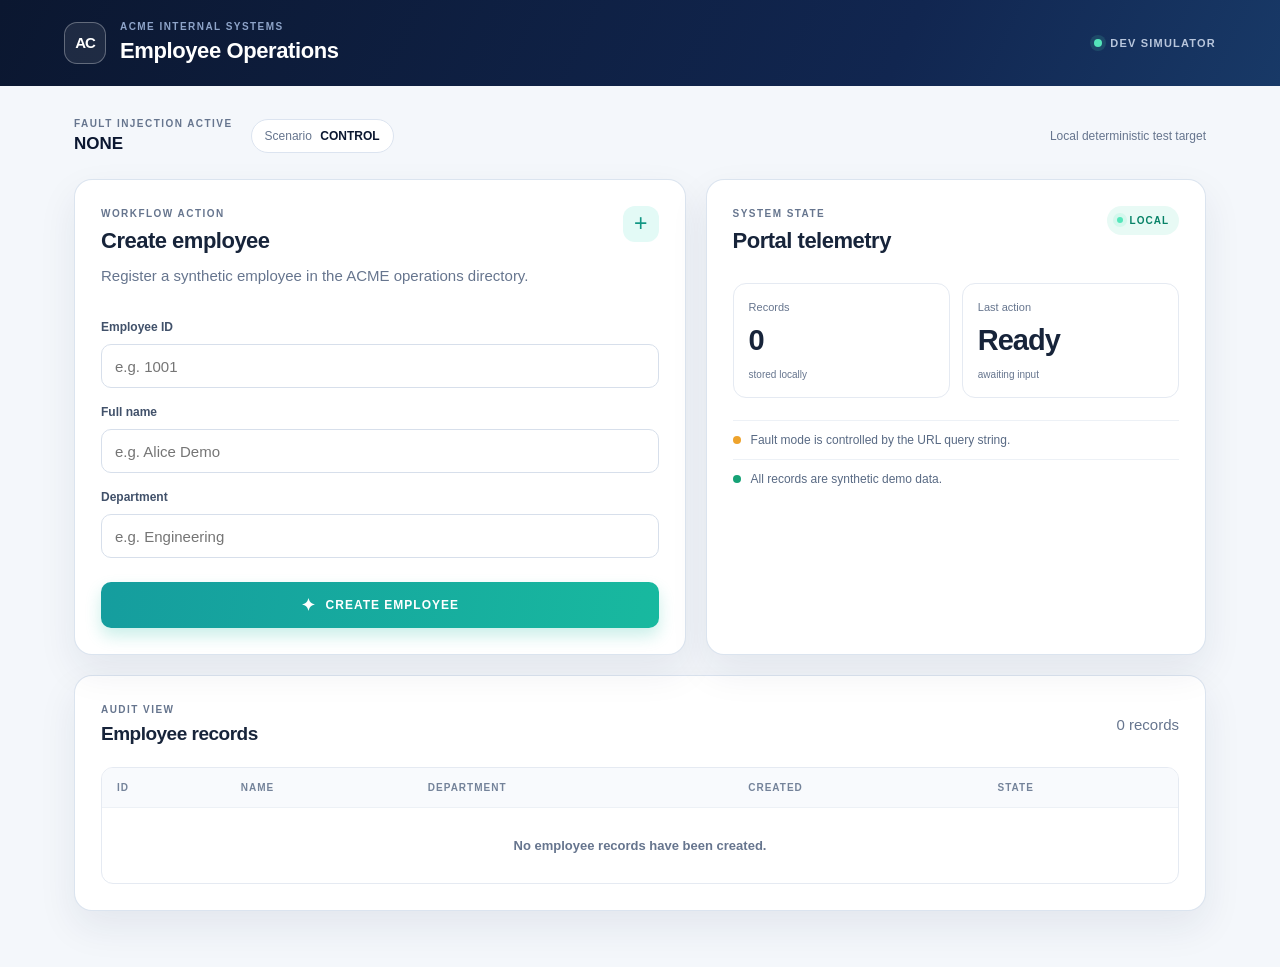
<file: Support/Portal/index.html>
<!doctype html>
<html lang="en">
<head>
  <meta charset="utf-8">
  <meta name="viewport" content="width=device-width, initial-scale=1">
  <title>ACME Employee Operations</title>
  <link rel="stylesheet" href="styles.css">
</head>
<body>
  <header class="topbar">
    <div class="brand-mark">AC</div>
    <div>
      <div class="eyebrow">ACME INTERNAL SYSTEMS</div>
      <h1>Employee Operations</h1>
    </div>
    <div class="topbar-meta">
      <span class="live-dot"></span>
      DEV SIMULATOR
    </div>
  </header>

  <main class="shell">
    <section class="status-strip">
      <div>
        <span class="eyebrow">FAULT INJECTION ACTIVE</span>
        <strong id="faultBadge">NONE</strong>
      </div>
      <div class="scenario-chip">Scenario <span id="scenarioLabel">CONTROL</span></div>
      <div class="status-note">Local deterministic test target</div>
    </section>

    <section class="grid two-col">
      <article class="card form-card">
        <div class="card-heading">
          <div>
            <span class="eyebrow">WORKFLOW ACTION</span>
            <h2>Create employee</h2>
          </div>
          <span class="icon-badge">+</span>
        </div>
        <p class="muted">Register a synthetic employee in the ACME operations directory.</p>
        <form id="employeeForm" novalidate>
          <label for="employeeId">Employee ID</label>
          <input id="employeeId" name="employeeId" autocomplete="off" placeholder="e.g. 1001">
          <label for="employeeName">Full name</label>
          <input id="employeeName" name="employeeName" autocomplete="off" placeholder="e.g. Alice Demo">
          <label for="department">Department</label>
          <input id="department" name="department" autocomplete="off" placeholder="e.g. Engineering">
          <button id="submitBtn" type="submit" aria-label="✦CREATE EMPLOYEE"><span class="button-icon">✦</span><span id="submitLabel">CREATE EMPLOYEE</span></button>
        </form>
        <div id="successBanner" class="banner success" role="status" hidden></div>
        <div id="errorBanner" class="banner error" role="alert" hidden></div>
      </article>

      <article class="card state-card">
        <div class="card-heading">
          <div>
            <span class="eyebrow">SYSTEM STATE</span>
            <h2>Portal telemetry</h2>
          </div>
          <span class="health-pill"><span class="live-dot"></span>LOCAL</span>
        </div>
        <div class="metric-grid">
          <div class="metric"><span>Records</span><strong id="recordCount">0</strong><small>stored locally</small></div>
          <div class="metric"><span>Last action</span><strong id="lastAction">Ready</strong><small>awaiting input</small></div>
        </div>
        <div class="state-detail"><span class="detail-dot amber"></span><span>Fault mode is controlled by the URL query string.</span></div>
        <div class="state-detail"><span class="detail-dot green"></span><span>All records are synthetic demo data.</span></div>
      </article>
    </section>

    <section class="card records-card">
      <div class="card-heading records-heading">
        <div>
          <span class="eyebrow">AUDIT VIEW</span>
          <h2>Employee records</h2>
        </div>
        <span class="muted" id="recordsSummary">No records yet</span>
      </div>
      <div class="table-wrap">
        <table id="employeeTable">
          <thead><tr><th>ID</th><th>Name</th><th>Department</th><th>Created</th><th>State</th></tr></thead>
          <tbody id="employeeTableBody"><tr class="empty-row"><td colspan="5">No employee records have been created.</td></tr></tbody>
        </table>
      </div>
    </section>
  </main>

  <div id="chaosPopup" class="modal-backdrop" hidden>
    <div class="modal" role="dialog" aria-modal="true" aria-labelledby="popupTitle">
      <div class="modal-warning">!</div>
      <span class="eyebrow">UNEXPECTED SYSTEM MESSAGE</span>
      <h2 id="popupTitle">Session notice</h2>
      <p>A background policy update requires acknowledgement before you continue.</p>
      <button id="closePopupBtn" type="button" class="secondary-button">DISMISS NOTICE</button>
    </div>
  </div>

  <script src="app.js?v=20260918-4"></script>
</body>
</html>
</file>
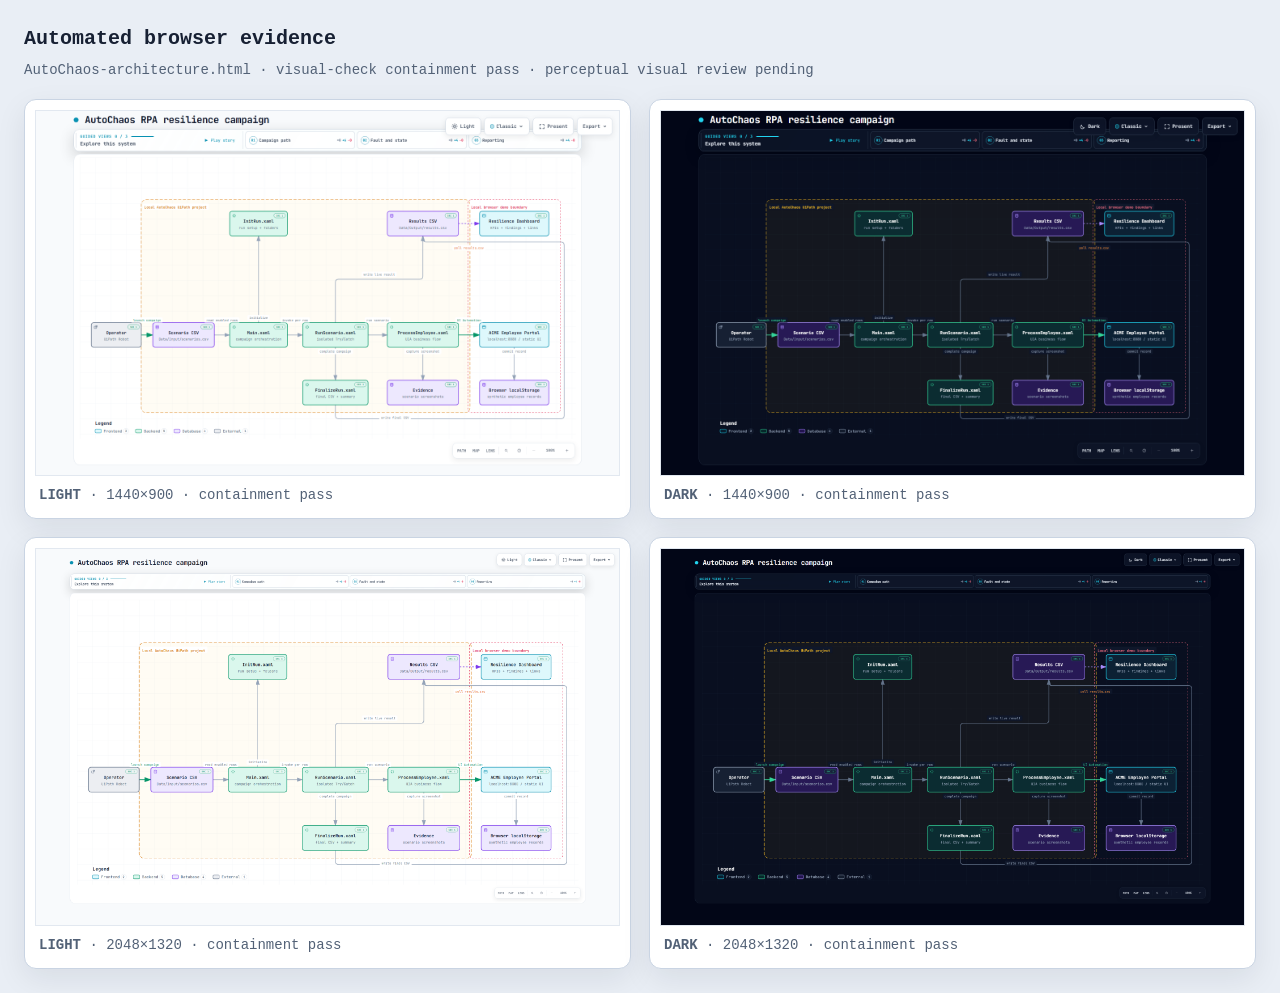
<file: AutoChaos-architecture.visual-check.html>
<!doctype html>
<html lang="en">
<head>
<meta charset="utf-8">
<meta name="viewport" content="width=device-width,initial-scale=1">
<title>Archify automated browser evidence · AutoChaos-architecture.html</title>
<style>
*{box-sizing:border-box}body{margin:0;padding:24px;background:#e9eef5;color:#172033;font:14px/1.5 ui-monospace,SFMono-Regular,Menlo,Consolas,monospace}header{max-width:1500px;margin:0 auto 18px}h1{margin:0 0 6px;font-size:20px}p{margin:0;color:#526176}.grid{max-width:1500px;margin:auto;display:grid;grid-template-columns:repeat(2,minmax(0,1fr));gap:18px}figure{margin:0;padding:10px;background:white;border:1px solid #c9d4e3;border-radius:12px;box-shadow:0 10px 30px rgba(15,23,42,.08)}img{display:block;width:100%;height:auto;border:1px solid #e2e8f0}figcaption{padding:9px 4px 2px;color:#526176}@media(max-width:900px){.grid{grid-template-columns:1fr}}
</style>
</head>
<body>
<header><h1>Automated browser evidence</h1><p>AutoChaos-architecture.html · visual-check containment pass · perceptual visual review pending</p></header>
<main class="grid">
      <figure>
        <img src="AutoChaos-architecture.visual-check.1440x900.light.png" alt="light 1440 by 900">
        <figcaption><strong>LIGHT</strong> · 1440×900 · containment pass</figcaption>
      </figure>
      <figure>
        <img src="AutoChaos-architecture.visual-check.1440x900.dark.png" alt="dark 1440 by 900">
        <figcaption><strong>DARK</strong> · 1440×900 · containment pass</figcaption>
      </figure>
      <figure>
        <img src="AutoChaos-architecture.visual-check.2048x1320.light.png" alt="light 2048 by 1320">
        <figcaption><strong>LIGHT</strong> · 2048×1320 · containment pass</figcaption>
      </figure>
      <figure>
        <img src="AutoChaos-architecture.visual-check.2048x1320.dark.png" alt="dark 2048 by 1320">
        <figcaption><strong>DARK</strong> · 2048×1320 · containment pass</figcaption>
      </figure>
</main>
</body>
</html>
</file>
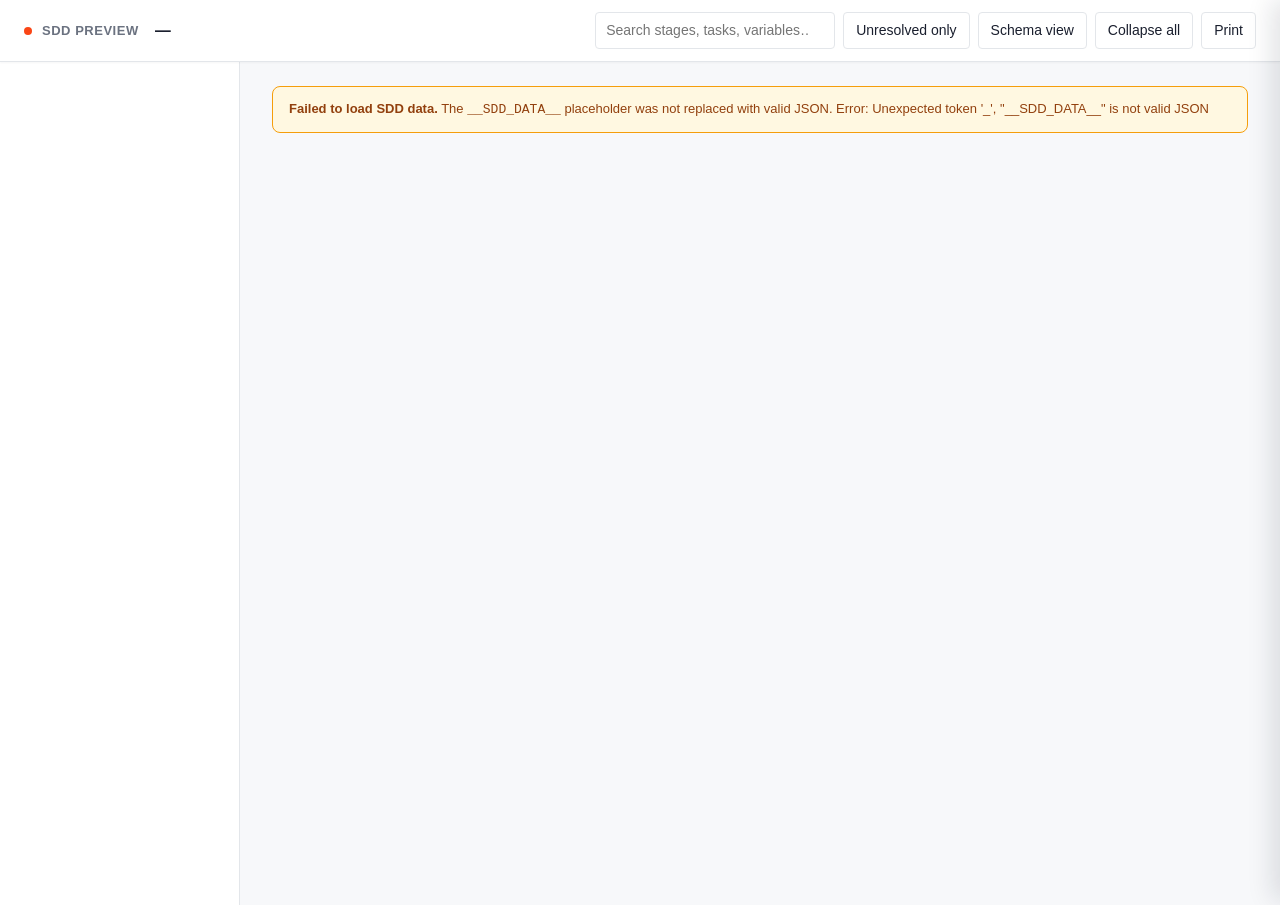
<file: .opencode/skills/uipath-planner/assets/templates/case/sdd-viewer.html>
<!doctype html>
<!--
  SDD Viewer — interactive preview of a UiPath Case Management SDD.

  Generation contract (Phase 0 / Approve mode):
    1. Read this file.
    2. Replace the sentinel token inside the element with id="sdd-data"
       with a JSON object matching the schema documented in the JS section below.
       The token appears TWICE in this file: once as that element's content (the
       one to replace) and once inside the error message further down. Swap only
       the first — a replace-all corrupts the error text.
    3. Write the populated file to ./sdd-viewer.html in the working directory.
    4. Tell the user: "Generated ./sdd-viewer.html — open it in a browser to review."

  No external dependencies — the file is self-contained. Open via file:// URI.
  Edits to this template must keep CSS, HTML, and JS inline (single-file portability).
-->
<html lang="en">
<head>
  <meta charset="utf-8">
  <meta name="viewport" content="width=device-width,initial-scale=1">
  <title>SDD Preview</title>
  <style>
    /* ---------- reset + base ---------- */
    *, *::before, *::after { box-sizing: border-box; }
    html, body { margin: 0; padding: 0; }
    body {
      font-family: -apple-system, BlinkMacSystemFont, "Segoe UI", Inter, Roboto, sans-serif;
      font-size: 14px;
      line-height: 1.5;
      color: var(--text);
      background: var(--bg);
      -webkit-font-smoothing: antialiased;
    }

    :root {
      --bg: #f7f8fa;
      --surface: #ffffff;
      --surface-2: #fafbfc;
      --border: #e3e6ea;
      --border-strong: #cdd2d9;
      --text: #1a1f2e;
      --text-muted: #6b7280;
      --text-subtle: #9ca3af;
      --accent: #fa4616;
      --accent-light: #fff1ea;
      --accent-strong: #c93a12;
      --warn-bg: #fff8e1;
      --warn-border: #f59e0b;
      --warn-text: #92400e;
      --shadow-sm: 0 1px 2px rgba(15, 23, 42, .04);
      --shadow-md: 0 6px 20px rgba(15, 23, 42, .08);
      --radius-sm: 4px;
      --radius-md: 8px;
      --radius-lg: 12px;

      /* Task type accents — colored left border + badge background tint */
      --t-action:                     #8b5cf6;
      --t-agent:                      #0891b2;
      --t-process:                    #2563eb;
      --t-rpa:                        #f59e0b;
      --t-api-workflow:               #10b981;
      --t-execute-connector-activity: #ec4899;
      --t-wait-for-connector:         #6366f1;
      --t-wait-for-timer:             #6b7280;
      --t-case-management:            #ef4444;
    }

    /* ---------- topbar ---------- */
    .topbar {
      position: sticky; top: 0; z-index: 30;
      display: grid;
      grid-template-columns: auto 1fr auto;
      gap: 16px;
      align-items: center;
      padding: 12px 24px;
      background: var(--surface);
      border-bottom: 1px solid var(--border);
      box-shadow: var(--shadow-sm);
    }
    .brand {
      display: flex; align-items: center; gap: 10px;
      font-weight: 600; font-size: 13px;
      color: var(--text-muted);
      text-transform: uppercase; letter-spacing: .04em;
    }
    .brand::before {
      content: ""; width: 8px; height: 8px; border-radius: 50%;
      background: var(--accent);
    }
    .case-title {
      font-weight: 600; font-size: 16px; color: var(--text);
      overflow: hidden; text-overflow: ellipsis; white-space: nowrap;
    }
    .case-title small {
      font-weight: 400; font-size: 13px; color: var(--text-muted);
      margin-left: 8px;
    }
    .controls { display: flex; gap: 8px; align-items: center; }
    .controls input[type="search"] {
      width: 240px;
      padding: 7px 10px;
      border: 1px solid var(--border); border-radius: var(--radius-sm);
      font: inherit; color: var(--text);
      background: var(--surface);
    }
    .controls input[type="search"]:focus {
      outline: 2px solid var(--accent-light);
      border-color: var(--accent);
    }
    .controls button {
      padding: 7px 12px;
      background: var(--surface);
      border: 1px solid var(--border); border-radius: var(--radius-sm);
      font: inherit; color: var(--text);
      cursor: pointer;
    }
    .controls button:hover { background: var(--surface-2); border-color: var(--border-strong); }
    .controls button[aria-pressed="true"] {
      background: var(--accent); color: white; border-color: var(--accent);
    }

    /* ---------- layout ---------- */
    .layout {
      display: grid;
      grid-template-columns: 240px 1fr;
      min-height: calc(100vh - 57px);
    }
    .sidebar {
      position: sticky; top: 57px;
      align-self: start;
      height: calc(100vh - 57px);
      overflow-y: auto;
      padding: 20px 16px;
      border-right: 1px solid var(--border);
      background: var(--surface);
    }
    main { padding: 24px 32px 80px; max-width: 1100px; }

    /* ---------- toc ---------- */
    .toc h4 {
      margin: 0 0 8px;
      font-size: 11px; font-weight: 600; letter-spacing: .06em;
      color: var(--text-subtle); text-transform: uppercase;
    }
    .toc ul { list-style: none; padding: 0; margin: 0 0 16px; }
    .toc li { margin: 0; }
    .toc a {
      display: block;
      padding: 6px 8px;
      color: var(--text-muted);
      text-decoration: none;
      border-radius: var(--radius-sm);
      font-size: 13px;
    }
    .toc a:hover { color: var(--text); background: var(--surface-2); }
    .toc a.active { color: var(--accent); background: var(--accent-light); font-weight: 500; }
    .toc .toc-sub { margin-left: 12px; }
    .toc .toc-sub a { font-size: 12px; padding: 4px 8px; }

    /* ---------- sections ---------- */
    section { margin-bottom: 48px; scroll-margin-top: 80px; }
    section > h2 {
      margin: 0 0 16px;
      font-size: 20px; font-weight: 600; color: var(--text);
      padding-bottom: 8px;
      border-bottom: 2px solid var(--border);
    }
    section > h2 .count {
      font-size: 13px; font-weight: 400; color: var(--text-muted);
      margin-left: 8px;
    }
    h3 { font-size: 16px; font-weight: 600; margin: 24px 0 12px; }
    h4 { font-size: 13px; font-weight: 600; color: var(--text-muted); text-transform: uppercase; letter-spacing: .04em; margin: 16px 0 8px; }

    /* ---------- cards / tables ---------- */
    .card {
      background: var(--surface);
      border: 1px solid var(--border);
      border-radius: var(--radius-md);
      padding: 16px 20px;
      margin-bottom: 12px;
      box-shadow: var(--shadow-sm);
    }
    .grid-2 { display: grid; grid-template-columns: 1fr 1fr; gap: 12px; }
    @media (max-width: 900px) { .grid-2 { grid-template-columns: 1fr; } }
    .meta-row {
      display: flex; gap: 8px 16px; flex-wrap: wrap;
      font-size: 13px;
    }
    .meta-row .k { color: var(--text-muted); margin-right: 4px; }
    .meta-row .v { color: var(--text); font-weight: 500; }

    table {
      width: 100%;
      border-collapse: collapse;
      font-size: 13px;
      margin: 8px 0;
    }
    th, td {
      text-align: left;
      padding: 8px 10px;
      border-bottom: 1px solid var(--border);
      vertical-align: top;
    }
    th {
      font-weight: 600; color: var(--text-muted);
      background: var(--surface-2);
      font-size: 12px; text-transform: uppercase; letter-spacing: .03em;
    }
    tr:last-child td { border-bottom: none; }
    td code, .mono { font-family: ui-monospace, SFMono-Regular, Menlo, monospace; font-size: 12px; }

    /* ---------- stage cards ---------- */
    .stage {
      background: var(--surface);
      border: 1px solid var(--border);
      border-radius: var(--radius-lg);
      margin-bottom: 16px;
      overflow: hidden;
      box-shadow: var(--shadow-sm);
    }
    .stage.collapsed .stage-body { display: none; }
    .stage-header {
      display: grid;
      grid-template-columns: auto 1fr auto;
      align-items: center;
      gap: 12px;
      padding: 14px 20px;
      cursor: pointer;
      user-select: none;
      background: var(--surface);
    }
    .stage-header:hover { background: var(--surface-2); }
    .stage-header .twirl {
      width: 16px; text-align: center;
      transition: transform .15s;
      color: var(--text-muted);
    }
    .stage.collapsed .twirl { transform: rotate(-90deg); }
    .stage-title {
      display: flex; align-items: baseline; gap: 8px;
      font-size: 16px; font-weight: 600;
    }
    .stage-title .seq {
      font-size: 12px; color: var(--text-subtle); font-weight: 400;
      font-variant-numeric: tabular-nums;
    }
    .stage-type {
      font-size: 11px; padding: 2px 8px; border-radius: 999px;
      background: var(--surface-2); color: var(--text-muted);
      text-transform: uppercase; letter-spacing: .03em;
    }
    .stage.exception .stage-type { background: #fef2f2; color: #b91c1c; }
    .stage-summary {
      display: flex; gap: 12px; flex-wrap: wrap;
      font-size: 12px; color: var(--text-muted);
    }
    .stage-summary .pill {
      padding: 2px 8px; border-radius: 999px;
      background: var(--surface-2); border: 1px solid var(--border);
    }
    .stage-body { padding: 4px 20px 20px; border-top: 1px solid var(--border); background: var(--surface-2); }

    /* ---------- task rows ---------- */
    .tasks { margin: 16px 0 0; }
    .task {
      display: grid;
      grid-template-columns: 28px 1fr auto;
      gap: 12px;
      align-items: center;
      padding: 10px 12px;
      background: var(--surface);
      border: 1px solid var(--border);
      border-left-width: 4px;
      border-radius: var(--radius-md);
      margin-bottom: 6px;
      cursor: pointer;
      transition: border-color .12s, transform .12s;
    }
    .task:hover { border-color: var(--border-strong); transform: translateX(2px); }
    .task .num {
      font-variant-numeric: tabular-nums;
      color: var(--text-subtle); font-size: 12px;
      text-align: right;
    }
    .task .name { font-weight: 500; }
    .task .meta {
      font-size: 12px; color: var(--text-muted);
      display: flex; gap: 8px; flex-wrap: wrap;
    }
    .task .badges { display: flex; gap: 6px; flex-wrap: wrap; align-items: center; }

    /* per-type accent */
    .task[data-type="action"]                     { border-left-color: var(--t-action); }
    .task[data-type="agent"]                      { border-left-color: var(--t-agent); }
    .task[data-type="process"]                    { border-left-color: var(--t-process); }
    .task[data-type="rpa"]                        { border-left-color: var(--t-rpa); }
    .task[data-type="api-workflow"]               { border-left-color: var(--t-api-workflow); }
    .task[data-type="execute-connector-activity"] { border-left-color: var(--t-execute-connector-activity); }
    .task[data-type="wait-for-connector"]         { border-left-color: var(--t-wait-for-connector); }
    .task[data-type="wait-for-timer"]             { border-left-color: var(--t-wait-for-timer); }
    .task[data-type="case-management"]            { border-left-color: var(--t-case-management); }

    /* ---------- badges ---------- */
    .badge {
      display: inline-flex; align-items: center;
      padding: 2px 8px; border-radius: 999px;
      font-size: 11px; font-weight: 500;
      background: var(--surface-2); color: var(--text-muted);
      border: 1px solid var(--border);
      white-space: nowrap;
    }
    .badge.type-action                     { background: color-mix(in srgb, var(--t-action) 12%, white); color: var(--t-action); border-color: color-mix(in srgb, var(--t-action) 25%, transparent); }
    .badge.type-agent                      { background: color-mix(in srgb, var(--t-agent) 12%, white); color: var(--t-agent); border-color: color-mix(in srgb, var(--t-agent) 25%, transparent); }
    .badge.type-process                    { background: color-mix(in srgb, var(--t-process) 12%, white); color: var(--t-process); border-color: color-mix(in srgb, var(--t-process) 25%, transparent); }
    .badge.type-rpa                        { background: color-mix(in srgb, var(--t-rpa) 12%, white); color: var(--t-rpa); border-color: color-mix(in srgb, var(--t-rpa) 25%, transparent); }
    .badge.type-api-workflow               { background: color-mix(in srgb, var(--t-api-workflow) 12%, white); color: var(--t-api-workflow); border-color: color-mix(in srgb, var(--t-api-workflow) 25%, transparent); }
    .badge.type-execute-connector-activity { background: color-mix(in srgb, var(--t-execute-connector-activity) 12%, white); color: var(--t-execute-connector-activity); border-color: color-mix(in srgb, var(--t-execute-connector-activity) 25%, transparent); }
    .badge.type-wait-for-connector         { background: color-mix(in srgb, var(--t-wait-for-connector) 12%, white); color: var(--t-wait-for-connector); border-color: color-mix(in srgb, var(--t-wait-for-connector) 25%, transparent); }
    .badge.type-wait-for-timer             { background: color-mix(in srgb, var(--t-wait-for-timer) 15%, white); color: var(--t-wait-for-timer); border-color: color-mix(in srgb, var(--t-wait-for-timer) 30%, transparent); }
    .badge.type-case-management            { background: color-mix(in srgb, var(--t-case-management) 12%, white); color: var(--t-case-management); border-color: color-mix(in srgb, var(--t-case-management) 25%, transparent); }
    .badge.unresolved {
      background: var(--warn-bg); color: var(--warn-text); border-color: var(--warn-border);
    }
    .badge.persona { background: var(--accent-light); color: var(--accent-strong); border-color: color-mix(in srgb, var(--accent) 30%, transparent); }
    .badge.sla { background: #ecfdf5; color: #047857; border-color: #a7f3d0; }
    .badge.runonce { background: #eef2ff; color: #4338ca; border-color: #c7d2fe; }

    /* filter pills (top of stages section) */
    .filters {
      display: flex; gap: 12px; flex-wrap: wrap;
      margin-bottom: 16px;
      padding: 12px 16px;
      background: var(--surface);
      border: 1px solid var(--border);
      border-radius: var(--radius-md);
    }
    .filter-group { display: flex; gap: 6px; flex-wrap: wrap; align-items: center; }
    .filter-group .filter-label {
      font-size: 12px; color: var(--text-muted); font-weight: 500;
      text-transform: uppercase; letter-spacing: .04em;
      margin-right: 4px;
    }
    .filter-chip {
      padding: 4px 10px; border-radius: 999px;
      font-size: 12px;
      background: var(--surface-2); border: 1px solid var(--border);
      color: var(--text-muted);
      cursor: pointer; user-select: none;
    }
    .filter-chip[aria-pressed="true"] {
      background: var(--accent); color: white; border-color: var(--accent);
    }
    .filter-chip:hover:not([aria-pressed="true"]) { border-color: var(--border-strong); color: var(--text); }

    /* unresolved markers in body */
    .unresolved-text {
      background: var(--warn-bg); color: var(--warn-text);
      padding: 1px 5px; border-radius: var(--radius-sm);
      font-family: ui-monospace, SFMono-Regular, Menlo, monospace; font-size: 12px;
    }

    /* schema-name tooltips */
    body.schema-on .schema-name {
      display: inline; color: var(--text-subtle);
      font-family: ui-monospace, SFMono-Regular, Menlo, monospace;
      font-size: 11px;
      margin-left: 4px;
    }
    .schema-name { display: none; }

    /* warning banner */
    .banner-warn {
      background: var(--warn-bg);
      border: 1px solid var(--warn-border);
      color: var(--warn-text);
      padding: 12px 16px;
      border-radius: var(--radius-md);
      margin-bottom: 24px;
      font-size: 13px;
    }
    .banner-warn strong { font-weight: 600; }

    /* ---------- detail panel ---------- */
    .detail-panel {
      position: fixed; top: 0; right: 0; bottom: 0;
      width: 480px; max-width: 100vw;
      background: var(--surface);
      border-left: 1px solid var(--border);
      box-shadow: -8px 0 24px rgba(15, 23, 42, .12);
      transform: translateX(100%);
      transition: transform .2s ease-out;
      overflow-y: auto;
      z-index: 50;
      padding: 24px 28px 48px;
    }
    .detail-panel[data-open="true"] { transform: translateX(0); }
    .detail-panel .close {
      position: absolute; top: 12px; right: 12px;
      width: 32px; height: 32px;
      background: transparent; border: none; cursor: pointer;
      font-size: 22px; color: var(--text-muted);
      border-radius: var(--radius-sm);
    }
    .detail-panel .close:hover { background: var(--surface-2); color: var(--text); }
    .detail-panel h2 { font-size: 18px; margin: 0 0 4px; padding: 0; border: none; }
    .detail-panel .crumb { font-size: 12px; color: var(--text-muted); margin-bottom: 12px; }
    .detail-panel .description { color: var(--text-muted); margin: 12px 0 16px; }

    /* ---------- flow diagram ---------- */
    .flow-wrap {
      background: var(--surface);
      border: 1px solid var(--border);
      border-radius: var(--radius-md);
      padding: 16px;
      margin-bottom: 16px;
      overflow-x: auto;
      box-shadow: var(--shadow-sm);
    }
    .flow-wrap-empty { color: var(--text-subtle); font-style: italic; padding: 8px 4px; }
    .flow-legend {
      display: flex; gap: 16px; flex-wrap: wrap;
      font-size: 11px; color: var(--text-muted);
      margin: 8px 4px 0;
    }
    .flow-legend .swatch {
      display: inline-block; width: 12px; height: 12px;
      border-radius: 3px; vertical-align: middle; margin-right: 6px;
      border: 1px solid var(--border-strong);
    }
    .flow-node-group { cursor: pointer; }
    .flow-node-group:hover .flow-node-rect { filter: brightness(0.96); }
    .flow-node-rect { transition: filter .12s; }
    .flow-node-active .flow-node-rect { stroke-width: 2.5; }

    /* ---------- print ---------- */
    @media print {
      .topbar, .sidebar, .detail-panel, .filters, .controls, #toggle-collapse-all { display: none !important; }
      .layout { grid-template-columns: 1fr; }
      .stage.collapsed .stage-body { display: block !important; }
      main { padding: 0; max-width: none; }
      .card, .stage, .task { break-inside: avoid; box-shadow: none; border-color: #ccc; }
      body { background: white; color: black; font-size: 11pt; }
    }

    /* ---------- responsive ---------- */
    @media (max-width: 768px) {
      .layout { grid-template-columns: 1fr; }
      .sidebar { display: none; }
      .controls input[type="search"] { width: 140px; }
      .detail-panel { width: 100vw; }
    }
  </style>
</head>
<body>
  <div class="topbar">
    <div class="brand">SDD Preview</div>
    <div class="case-title" id="case-title">—</div>
    <div class="controls">
      <input type="search" id="search" placeholder="Search stages, tasks, variables…" aria-label="Search">
      <button id="toggle-unresolved" aria-pressed="false" title="Show only items with unresolved markers">Unresolved only</button>
      <button id="toggle-schema" aria-pressed="false" title="Show schema field names">Schema view</button>
      <button id="toggle-collapse-all" title="Collapse or expand all stages">Collapse all</button>
      <button id="print" title="Print or save as PDF">Print</button>
    </div>
  </div>

  <div class="layout">
    <aside class="sidebar">
      <nav class="toc" id="toc" aria-label="Table of contents"></nav>
    </aside>
    <main id="main">
      <div id="banner-mount"></div>
      <section id="case-definition" data-section><h2>1. Case Definition</h2><div id="case-body"></div></section>
      <section id="stages-tasks" data-section><h2>2. Stages &amp; Tasks <span class="count" id="stage-count"></span></h2>
        <div id="flow-diagram"></div>
        <div class="filters" id="filters"></div>
        <div id="stages-body"></div>
      </section>
      <section id="personas" data-section><h2>3. Personas &amp; App Views</h2><div id="personas-body"></div></section>
      <section id="integrations" data-section><h2>4. Integrations</h2><div id="integrations-body"></div></section>
    </main>
  </div>

  <aside class="detail-panel" id="detail-panel" data-open="false" aria-hidden="true">
    <button class="close" id="close-detail" aria-label="Close detail panel">×</button>
    <div id="detail-body"></div>
  </aside>

  <!--
    SDD data — populated by the Phase 0 generator. Swap the sentinel token in
    the script tag below with a JSON object that matches this shape (fields
    marked optional may be omitted or set to null; unknown values render as
    "—" or are hidden by the renderer):

    {
      "case": {
        "name": string,                       // PascalCase
        "description": string,
        "prefix": string,                     // 2-4 UPPER (constant only)
        "identifierType": "constant" | "external",
        "identifierExpression": string | null, // external only: =vars.<id> or =js:`...`
        "sla": { "count": number, "unit": "h"|"d"|"w"|"m", "type": "Static"|"Variable" } | null,
        "slaEscalation": [{ "status": "At-Risk"|"Breached", "threshold": string, "action": string }],
        "variableSla": [{ "expression": string, "sla": number, "unit": string }],
        "triggers": [{ "type": string, "source": string, "config": string, "mappings": [{"from": string, "to": string}] }],
        "exitConditions": [{ "when": string, "if": string, "then": string, "marksComplete": "Yes"|"No", "displayName": string }],
        "variables": [{ "name": string, "type": string, "default": string, "description": string, "producedBy": string, "consumedBy": string[] }]
      },
      "stages": [
        {
          "name": string,
          "type": "Stage",
          "stageType": "primary" | "secondary" | null,   // omit/null = primary, "secondary" = secondary/exception stage
          "description": string,
          "requiredForCompletion": boolean,
          "interrupting": boolean | null,     // secondary stages only (stageType === "secondary")
          "entryConditions": [{ "when": string, "if": string, "interrupting": "Yes"|"No", "displayName": string }],
          "exitConditions":  [{ "when": string, "if": string, "exitType": string, "marksComplete": "Yes"|"No", "displayName": string }],
          "sla": { "count": number, "unit": string, "atRiskPct": string, "atRiskAction": string, "breachAction": string } | null,
          "tasks": [
            {
              "name": string,
              "type": "action"|"agent"|"process"|"rpa"|"api-workflow"|"wait-for-timer"|"wait-for-connector"|"execute-connector-activity"|"case-management",
              "required": boolean,
              "runOnlyOnce": boolean,
              "persona": string | null,
              "sla": { "count": number, "unit": string } | null,
              "description": string,
              "entryCondition": { "when": string, "if": string, "displayName": string },
              "details": { ... }              // shape varies by type — see renderTaskDetail below
            }
          ]
        }
      ],
      "personas":   [{ "name": string, "stageScope": string[]|"All", "permissions": string[], "description": string }],
      "appViews":   [{ "app": string, "view": string, "persona": string, "purpose": string, "components": string }],
      "integrations": [{ "connector": string, "system": string, "authMethod": string, "operations": [{ "name": string, "method": string, "inputs": string, "outputs": string }], "usedByTasks": string[] }],
      "externalAgents": [{ "name": string, "serviceType": string, "endpoint": string, "usedByTasks": string[] }],
      "warningHeader": string | null          // populated when soft-redirect was overridden
    }
  -->
  <script id="sdd-data" type="application/json">__SDD_DATA__</script>

  <script>
  (function () {
    "use strict";

    // ---------- data ----------
    let data;
    try {
      const raw = document.getElementById("sdd-data").textContent.trim();
      data = JSON.parse(raw);
    } catch (e) {
      document.getElementById("main").innerHTML =
        '<div class="banner-warn"><strong>Failed to load SDD data.</strong> ' +
        'The <code>__SDD_DATA__</code> placeholder was not replaced with valid JSON. ' +
        'Error: ' + (e && e.message ? e.message : String(e)) + '</div>';
      return;
    }

    // ---------- state ----------
    const state = {
      filters: { personas: new Set(), types: new Set() },
      unresolvedOnly: false,
      schemaOn: false,
      search: "",
      collapsedStages: new Set(),
      allCollapsed: false
    };

    // ---------- helpers ----------
    const $ = (sel, root) => (root || document).querySelector(sel);
    const $$ = (sel, root) => Array.from((root || document).querySelectorAll(sel));
    const el = (tag, attrs, children) => {
      const node = document.createElement(tag);
      if (attrs) for (const k in attrs) {
        if (k === "class") node.className = attrs[k];
        else if (k === "html") node.innerHTML = attrs[k];
        else if (k.startsWith("on") && typeof attrs[k] === "function") node.addEventListener(k.slice(2), attrs[k]);
        else if (k === "dataset" && attrs[k]) Object.assign(node.dataset, attrs[k]);
        else if (attrs[k] !== null && attrs[k] !== undefined) node.setAttribute(k, attrs[k]);
      }
      if (children) (Array.isArray(children) ? children : [children]).forEach(c => {
        if (c === null || c === undefined) return;
        node.appendChild(typeof c === "string" ? document.createTextNode(c) : c);
      });
      return node;
    };
    const txt = (s) => (s === null || s === undefined || s === "" ? "—" : String(s));
    const isUnresolved = (s) => typeof s === "string" && /<UNRESOLVED:/i.test(s);
    const escapeHtml = (s) => String(s).replace(/[&<>"']/g, c => ({ "&": "&amp;", "<": "&lt;", ">": "&gt;", '"': "&quot;", "'": "&#39;" }[c]));
    const renderInline = (s) => {
      if (s === null || s === undefined || s === "") return "—";
      const escaped = escapeHtml(String(s));
      return escaped.replace(/&lt;UNRESOLVED:([^&]*?)&gt;/gi, (_, q) => `<span class="unresolved-text">&lt;UNRESOLVED:${q}&gt;</span>`);
    };
    const slug = (s) => String(s || "").toLowerCase().replace(/[^a-z0-9]+/g, "-").replace(/^-|-$/g, "");
    const schemaTag = (name) => `<span class="schema-name">(${escapeHtml(name)})</span>`;

    function badge(label, cls) {
      return el("span", { class: "badge " + (cls || "") }, label);
    }

    function pluralize(n, single, plural) {
      return `${n} ${n === 1 ? single : (plural || single + "s")}`;
    }

    // ---------- title ----------
    function renderTitle() {
      const c = data.case || {};
      const t = $("#case-title");
      t.innerHTML = "";
      t.appendChild(document.createTextNode(c.name || "Untitled Case"));
      if (c.identifierType === "external" && c.identifierExpression) {
        const s = document.createElement("small");
        s.textContent = "id " + c.identifierExpression;
        t.appendChild(s);
      } else if (c.prefix) {
        const s = document.createElement("small");
        s.textContent = "prefix " + c.prefix;
        t.appendChild(s);
      }
      document.title = "SDD — " + (c.name || "Preview");
    }

    // ---------- warning banner ----------
    function renderBanner() {
      const mount = $("#banner-mount");
      mount.innerHTML = "";
      if (data.warningHeader) {
        mount.appendChild(el("div", { class: "banner-warn", html: "<strong>⚠ </strong>" + escapeHtml(data.warningHeader) }));
      }
    }

    // ---------- toc ----------
    function renderTOC() {
      const toc = $("#toc");
      toc.innerHTML = "";
      const groups = [
        { id: "case-definition", label: "1. Case Definition", subs: [] },
        {
          id: "stages-tasks", label: "2. Stages & Tasks",
          subs: (data.stages || []).map((s, i) => ({ id: "stage-" + slug(s.name) || "stage-" + i, label: `${i + 1}. ${s.name || "(unnamed)"}` }))
        },
        { id: "personas", label: "3. Personas & App Views", subs: [] },
        { id: "integrations", label: "4. Integrations", subs: [] }
      ];
      groups.forEach(g => {
        const sectionHeader = el("h4", null, g.label.split(". ")[0] + ". Section");
        if (g.id === "stages-tasks") sectionHeader.textContent = "Stages";
        else sectionHeader.textContent = g.label;
        const ul = el("ul");
        ul.appendChild(el("li", null, el("a", { href: "#" + g.id, "data-jump": g.id }, g.label)));
        if (g.subs.length) {
          const sub = el("ul", { class: "toc-sub" });
          g.subs.forEach(s => {
            sub.appendChild(el("li", null, el("a", { href: "#" + s.id, "data-jump": s.id }, s.label)));
          });
          ul.appendChild(sub);
        }
        toc.appendChild(ul);
      });
      // smooth scroll
      $$(".toc a").forEach(a => a.addEventListener("click", (e) => {
        const id = a.getAttribute("href").slice(1);
        const tgt = document.getElementById(id);
        if (tgt) { e.preventDefault(); tgt.scrollIntoView({ behavior: "smooth", block: "start" }); }
      }));
    }

    // ---------- case definition ----------
    function renderCase() {
      const c = data.case || {};
      const mount = $("#case-body");
      mount.innerHTML = "";

      const meta = el("div", { class: "card" });
      meta.appendChild(el("h3", null, "Metadata"));
      const rows = [
        ["Case Name", c.name],
        ["Description", c.description],
        ["Identifier", c.identifierType === "external"
          ? `${c.identifierExpression || "—"} (external)`
          : (c.prefix ? `${c.prefix} (${c.identifierType || "constant"})` : null)],
        ["Case-Level SLA", c.sla ? `${c.sla.count} ${c.sla.unit} — ${c.sla.type || "Static"}` : null]
      ];
      const tbl = el("table");
      rows.forEach(([k, v]) => {
        tbl.appendChild(el("tr", null, [el("th", { style: "width:180px" }, k), el("td", { html: renderInline(v) })]));
      });
      meta.appendChild(tbl);
      mount.appendChild(meta);

      if ((c.slaEscalation || []).length) {
        const card = el("div", { class: "card" });
        card.appendChild(el("h3", null, "SLA Escalation Rules"));
        const t = el("table");
        t.appendChild(el("tr", null, [el("th", null, "Status"), el("th", null, "Threshold"), el("th", null, "Action")]));
        c.slaEscalation.forEach(r => t.appendChild(el("tr", null, [el("td", { html: renderInline(r.status) }), el("td", { html: renderInline(r.threshold) }), el("td", { html: renderInline(r.action) })])));
        card.appendChild(t);
        mount.appendChild(card);
      }

      if ((c.variableSla || []).length) {
        const card = el("div", { class: "card" });
        card.appendChild(el("h3", null, "Variable SLA Rules"));
        const t = el("table");
        t.appendChild(el("tr", null, [el("th", null, "Expression"), el("th", null, "SLA"), el("th", null, "Unit")]));
        c.variableSla.forEach(r => t.appendChild(el("tr", null, [el("td", { html: '<code>' + escapeHtml(r.expression || "—") + '</code>' }), el("td", { html: renderInline(r.sla) }), el("td", { html: renderInline(r.unit) })])));
        card.appendChild(t);
        mount.appendChild(card);
      }

      if ((c.triggers || []).length) {
        const card = el("div", { class: "card" });
        card.appendChild(el("h3", null, "Triggers" + " " + schemaTag("triggers")));
        const t = el("table");
        t.appendChild(el("tr", null, [el("th", null, "Type"), el("th", null, "Source"), el("th", null, "Configuration"), el("th", null, "Mappings")]));
        c.triggers.forEach(tr => {
          const mapStr = (tr.mappings || []).map(m => `${m.from} → ${m.to}`).join("<br>") || "—";
          t.appendChild(el("tr", null, [
            el("td", { html: renderInline(tr.type) }),
            el("td", { html: renderInline(tr.source) }),
            el("td", { html: renderInline(tr.config) }),
            el("td", { html: mapStr })
          ]));
        });
        card.appendChild(t);
        mount.appendChild(card);
      }

      if ((c.exitConditions || []).length) {
        const card = el("div", { class: "card" });
        card.appendChild(el("h3", null, "Case Exit Conditions"));
        const t = el("table");
        t.appendChild(el("tr", null, [el("th", null, "WHEN"), el("th", null, "IF"), el("th", null, "THEN"), el("th", null, "Marks Case Complete" + schemaTag("markCaseComplete")), el("th", null, "Display Name")]));
        c.exitConditions.forEach(r => t.appendChild(el("tr", null, [
          el("td", { html: '<code>' + escapeHtml(r.when || "—") + '</code>' }),
          el("td", { html: '<code>' + escapeHtml(r.if || "—") + '</code>' }),
          el("td", { html: renderInline(r.then) }),
          el("td", { html: renderInline(r.marksComplete) }),
          el("td", { html: renderInline(r.displayName) })
        ])));
        card.appendChild(t);
        mount.appendChild(card);
      }

      if ((c.variables || []).length) {
        const card = el("div", { class: "card" });
        card.appendChild(el("h3", null, `Case Variables (${c.variables.length})`));
        const t = el("table");
        t.appendChild(el("tr", null, [el("th", null, "Variable"), el("th", null, "Type"), el("th", null, "Default"), el("th", null, "Description"), el("th", null, "Produced By"), el("th", null, "Consumed By")]));
        c.variables.forEach(v => t.appendChild(el("tr", null, [
          el("td", null, el("code", null, v.name || "—")),
          el("td", { html: renderInline(v.type) }),
          el("td", { html: renderInline(v.default) }),
          el("td", { html: renderInline(v.description) }),
          el("td", { html: renderInline(v.producedBy) }),
          el("td", { html: renderInline((v.consumedBy || []).join(", ") || "—") })
        ])));
        card.appendChild(t);
        mount.appendChild(card);
      }
    }

    // ---------- filters ----------
    function renderFilters() {
      const mount = $("#filters");
      mount.innerHTML = "";

      const allPersonas = new Set();
      const allTypes = new Set();
      (data.stages || []).forEach(s => (s.tasks || []).forEach(t => {
        if (t.persona) allPersonas.add(t.persona);
        if (t.type) allTypes.add(t.type);
      }));

      const personaGroup = el("div", { class: "filter-group" });
      personaGroup.appendChild(el("span", { class: "filter-label" }, "Persona:"));
      Array.from(allPersonas).sort().forEach(p => {
        const chip = el("span", { class: "filter-chip", "aria-pressed": "false", "data-persona": p }, p);
        chip.addEventListener("click", () => toggleSet(state.filters.personas, p, chip));
        personaGroup.appendChild(chip);
      });
      if (allPersonas.size === 0) personaGroup.appendChild(el("span", { class: "filter-chip", "aria-pressed": "false" }, "(none)"));

      const typeGroup = el("div", { class: "filter-group" });
      typeGroup.appendChild(el("span", { class: "filter-label" }, "Task type:"));
      Array.from(allTypes).sort().forEach(typ => {
        const chip = el("span", { class: "filter-chip", "aria-pressed": "false", "data-type": typ }, typ);
        chip.addEventListener("click", () => toggleSet(state.filters.types, typ, chip));
        typeGroup.appendChild(chip);
      });

      mount.appendChild(personaGroup);
      mount.appendChild(typeGroup);
    }

    function toggleSet(set, val, chip) {
      if (set.has(val)) { set.delete(val); chip.setAttribute("aria-pressed", "false"); }
      else { set.add(val); chip.setAttribute("aria-pressed", "true"); }
      applyFilters();
    }

    // ---------- flow diagram ----------
    function renderFlowDiagram() {
      const mount = $("#flow-diagram");
      mount.innerHTML = "";
      const stages = data.stages || [];
      const triggers = (data.case && data.case.triggers) || [];
      if (!stages.length) {
        mount.appendChild(el("div", { class: "flow-wrap flow-wrap-empty" }, "No stages to diagram."));
        return;
      }

      const wrap = el("div", { class: "flow-wrap" });
      mount.appendChild(wrap);

      // ----- build graph -----
      const triggerNodes = triggers.map((t, i) => ({
        id: "t-" + i, kind: "trigger",
        label: (t.type === "Manual" ? "Manual" : (t.source || t.type || "Trigger")),
        sub: t.type === "Manual" ? "manual" : (t.type || ""),
        level: 0
      }));
      const stageNodes = stages.map((s, i) => ({
        id: "s-" + i,
        kind: (s.stageType === "secondary" || s.type === "ExceptionStage") ? "exception" : "stage",
        label: s.name || "(unnamed)",
        sub: pluralize((s.tasks || []).length, "task") + (s.sla ? ` · SLA ${s.sla.count}${s.sla.unit}` : ""),
        stageIdx: i,
        level: -1,
        predecessors: []
      }));
      const allNodes = triggerNodes.concat(stageNodes);
      const byId = Object.create(null);
      allNodes.forEach(n => { byId[n.id] = n; });

      function findStageIdxByTaskName(taskName) {
        const lower = String(taskName || "").toLowerCase();
        for (let i = 0; i < stages.length; i++) {
          if ((stages[i].tasks || []).some(t => (t.name || "").toLowerCase() === lower)) return i;
        }
        return -1;
      }
      function findStageIdxByName(name) {
        const lower = String(name || "").toLowerCase();
        return stages.findIndex(s => (s.name || "").toLowerCase() === lower);
      }

      // resolve predecessors from entry conditions
      stageNodes.forEach((sn, i) => {
        const conds = stages[i].entryConditions || [];
        const preds = new Set();
        conds.forEach(c => {
          const when = String(c.when || "");
          if (/case-entered|adhoc/i.test(when)) {
            triggerNodes.forEach(t => preds.add(t.id));
          }
          const ms = when.match(/selected-stage-(?:completed|exited)\("([^"]+)"\)/i);
          if (ms) {
            const idx = findStageIdxByName(ms[1]);
            if (idx >= 0 && idx !== i) preds.add("s-" + idx);
          }
          const mt = when.match(/selected-tasks-completed\("([^"]+)"\)/i);
          if (mt) {
            const idx = findStageIdxByTaskName(mt[1]);
            if (idx >= 0 && idx !== i) preds.add("s-" + idx);
          }
          const mr = when.match(/required-stages-completed/i);
          if (mr) {
            stageNodes.forEach((other, oi) => {
              if (oi < i && other.kind !== "exception" && (stages[oi].requiredForCompletion !== false)) {
                preds.add(other.id);
              }
            });
          }
        });
        if (preds.size === 0) {
          if (i === 0) triggerNodes.forEach(t => preds.add(t.id));
          else preds.add("s-" + (i - 1));
        }
        sn.predecessors = Array.from(preds);
      });

      // compute levels — longest path from any trigger
      triggerNodes.forEach(t => { t.level = 0; });
      let changed = true, iters = 0;
      while (changed && iters < 100) {
        changed = false; iters++;
        stageNodes.forEach(sn => {
          let maxPred = -1;
          (sn.predecessors || []).forEach(pid => {
            const p = byId[pid];
            if (p && typeof p.level === "number" && p.level >= 0 && p.level > maxPred) maxPred = p.level;
          });
          const next = maxPred + 1;
          if (next !== sn.level) { sn.level = next; changed = true; }
        });
      }
      // any node still negative (cycle / orphan) → put at level 0
      allNodes.forEach(n => { if (n.level < 0) n.level = 0; });

      // group by level
      const byLevel = {};
      allNodes.forEach(n => { (byLevel[n.level] = byLevel[n.level] || []).push(n); });
      const levelKeys = Object.keys(byLevel).map(Number).sort((a, b) => a - b);
      // sort each level: stages before exceptions, original order otherwise
      levelKeys.forEach(lv => {
        byLevel[lv].sort((a, b) => {
          const ka = a.kind === "exception" ? 2 : (a.kind === "trigger" ? 0 : 1);
          const kb = b.kind === "exception" ? 2 : (b.kind === "trigger" ? 0 : 1);
          if (ka !== kb) return ka - kb;
          return (a.stageIdx !== undefined ? a.stageIdx : 0) - (b.stageIdx !== undefined ? b.stageIdx : 0);
        });
      });

      // layout constants
      const colW = 200, rowH = 78, nodeW = 168, nodeH = 56, padX = 24, padY = 24;
      const maxLevel = levelKeys[levelKeys.length - 1] || 0;
      const maxPerLevel = Math.max(1, ...levelKeys.map(k => byLevel[k].length));
      const svgW = (maxLevel + 1) * colW + padX * 2 + 20;
      const svgH = maxPerLevel * rowH + padY * 2 + 8;

      levelKeys.forEach(lv => {
        const col = byLevel[lv];
        // center the column vertically
        const usedH = col.length * rowH;
        const offset = (maxPerLevel * rowH - usedH) / 2;
        col.forEach((n, idx) => {
          n.x = padX + lv * colW;
          n.y = padY + offset + idx * rowH;
        });
      });

      const SVG_NS = "http://www.w3.org/2000/svg";
      const svg = document.createElementNS(SVG_NS, "svg");
      svg.setAttribute("viewBox", `0 0 ${svgW} ${svgH}`);
      svg.setAttribute("width", svgW);
      svg.setAttribute("height", svgH);
      svg.setAttribute("preserveAspectRatio", "xMidYMid meet");
      svg.setAttribute("role", "img");
      svg.setAttribute("aria-label", "Case flow diagram");

      // defs: arrow markers
      const defs = document.createElementNS(SVG_NS, "defs");
      defs.innerHTML =
        '<marker id="arrow"    viewBox="0 0 10 10" refX="9" refY="5" markerWidth="6" markerHeight="6" orient="auto"><path d="M0,0 L10,5 L0,10 Z" fill="#9ca3af"/></marker>' +
        '<marker id="arrow-ex" viewBox="0 0 10 10" refX="9" refY="5" markerWidth="6" markerHeight="6" orient="auto"><path d="M0,0 L10,5 L0,10 Z" fill="#ef4444"/></marker>';
      svg.appendChild(defs);

      // edges
      const edgesGroup = document.createElementNS(SVG_NS, "g");
      edgesGroup.setAttribute("class", "flow-edges");
      stageNodes.forEach(n => {
        (n.predecessors || []).forEach(pid => {
          const p = byId[pid];
          if (!p) return;
          const x1 = p.x + nodeW;
          const y1 = p.y + nodeH / 2;
          const x2 = n.x;
          const y2 = n.y + nodeH / 2;
          const dx = Math.max(40, (x2 - x1) / 2);
          const path = document.createElementNS(SVG_NS, "path");
          const isExceptionEdge = n.kind === "exception";
          path.setAttribute("d", `M${x1},${y1} C${x1 + dx},${y1} ${x2 - dx},${y2} ${x2},${y2}`);
          path.setAttribute("fill", "none");
          path.setAttribute("stroke", isExceptionEdge ? "#ef4444" : "#9ca3af");
          path.setAttribute("stroke-width", "1.5");
          if (isExceptionEdge) path.setAttribute("stroke-dasharray", "5 4");
          path.setAttribute("marker-end", isExceptionEdge ? "url(#arrow-ex)" : "url(#arrow)");
          edgesGroup.appendChild(path);
        });
      });
      svg.appendChild(edgesGroup);

      // nodes
      allNodes.forEach(n => {
        const g = document.createElementNS(SVG_NS, "g");
        g.setAttribute("class", "flow-node-group");
        if (n.stageIdx !== undefined) g.setAttribute("data-stage-jump", "stage-" + slug(n.label));

        let fill = "#ffffff";
        let stroke = "#cdd2d9";
        if (n.kind === "trigger") { fill = "#fff1ea"; stroke = "#fa4616"; }
        if (n.kind === "exception") { fill = "#fef2f2"; stroke = "#ef4444"; }

        const rect = document.createElementNS(SVG_NS, "rect");
        rect.setAttribute("class", "flow-node-rect");
        rect.setAttribute("x", n.x);
        rect.setAttribute("y", n.y);
        rect.setAttribute("width", nodeW);
        rect.setAttribute("height", nodeH);
        rect.setAttribute("rx", 10);
        rect.setAttribute("fill", fill);
        rect.setAttribute("stroke", stroke);
        rect.setAttribute("stroke-width", "1.5");
        g.appendChild(rect);

        // type icon / glyph in top-left
        const glyph = document.createElementNS(SVG_NS, "text");
        glyph.setAttribute("x", n.x + 12);
        glyph.setAttribute("y", n.y + 18);
        glyph.setAttribute("font-size", "11");
        glyph.setAttribute("fill", stroke);
        glyph.setAttribute("font-weight", "600");
        glyph.setAttribute("text-transform", "uppercase");
        glyph.textContent = n.kind === "trigger" ? "TRIGGER" : (n.kind === "exception" ? "SECONDARY" : "STAGE");
        g.appendChild(glyph);

        // label
        const label = document.createElementNS(SVG_NS, "text");
        label.setAttribute("x", n.x + 12);
        label.setAttribute("y", n.y + 36);
        label.setAttribute("font-size", "13");
        label.setAttribute("font-weight", "600");
        label.setAttribute("fill", "#1a1f2e");
        label.textContent = n.label.length > 22 ? (n.label.slice(0, 21) + "…") : n.label;
        g.appendChild(label);

        // sub-label
        if (n.sub) {
          const sub = document.createElementNS(SVG_NS, "text");
          sub.setAttribute("x", n.x + 12);
          sub.setAttribute("y", n.y + 50);
          sub.setAttribute("font-size", "11");
          sub.setAttribute("fill", "#6b7280");
          sub.textContent = n.sub;
          g.appendChild(sub);
        }

        // tooltip
        const title = document.createElementNS(SVG_NS, "title");
        title.textContent = n.label + (n.sub ? " — " + n.sub : "");
        g.appendChild(title);

        if (n.stageIdx !== undefined) {
          g.addEventListener("click", () => {
            const tgt = document.getElementById("stage-" + slug(n.label));
            if (tgt) tgt.scrollIntoView({ behavior: "smooth", block: "start" });
          });
        }

        svg.appendChild(g);
      });

      wrap.appendChild(svg);

      // legend
      const legend = el("div", { class: "flow-legend" });
      legend.innerHTML =
        '<span><span class="swatch" style="background:#fff1ea;border-color:#fa4616"></span>Trigger</span>' +
        '<span><span class="swatch" style="background:#ffffff;border-color:#cdd2d9"></span>Stage</span>' +
        '<span><span class="swatch" style="background:#fef2f2;border-color:#ef4444"></span>Secondary stage</span>' +
        '<span><span class="swatch" style="background:transparent;border-color:transparent;border-bottom:2px dashed #ef4444"></span>Interrupting edge</span>' +
        '<span style="color:var(--text-subtle)">· Click a stage to jump to its detail card.</span>';
      wrap.appendChild(legend);
    }

    // ---------- stages ----------
    function renderStages() {
      const mount = $("#stages-body");
      mount.innerHTML = "";
      const stages = data.stages || [];
      $("#stage-count").textContent = `(${pluralize(stages.length, "stage")})`;
      stages.forEach((s, i) => mount.appendChild(renderStage(s, i)));
    }

    function renderStage(stage, idx) {
      const id = "stage-" + slug(stage.name) || "stage-" + idx;
      const isException = stage.stageType === "secondary" || stage.type === "ExceptionStage";
      const collapsed = state.collapsedStages.has(idx);
      const root = el("div", {
        class: "stage" + (isException ? " exception" : "") + (collapsed ? " collapsed" : ""),
        id: id,
        "data-stage-idx": idx
      });

      const header = el("div", { class: "stage-header" });
      header.appendChild(el("div", { class: "twirl" }, "▾"));

      const titleWrap = el("div");
      const title = el("div", { class: "stage-title" }, [
        el("span", { class: "seq" }, "Stage " + (idx + 1) + " ·"),
        document.createTextNode(stage.name || "(unnamed)"),
        el("span", { class: "stage-type" }, isException ? "Secondary" : "Stage")
      ]);
      titleWrap.appendChild(title);
      const summary = el("div", { class: "stage-summary" });
      summary.appendChild(el("span", { class: "pill" }, pluralize((stage.tasks || []).length, "task")));
      if (stage.sla) summary.appendChild(el("span", { class: "pill" }, `SLA ${stage.sla.count}${stage.sla.unit}`));
      summary.appendChild(el("span", { class: "pill" }, "Required: " + (stage.requiredForCompletion ? "Yes" : "No")));
      if (stage.description) summary.appendChild(el("span", { class: "pill", style: "max-width:540px;overflow:hidden;text-overflow:ellipsis;white-space:nowrap" }, stage.description));
      titleWrap.appendChild(summary);
      header.appendChild(titleWrap);

      header.appendChild(el("div", { class: "stage-toggle-spacer" }));

      header.addEventListener("click", () => {
        root.classList.toggle("collapsed");
        if (root.classList.contains("collapsed")) state.collapsedStages.add(idx);
        else state.collapsedStages.delete(idx);
      });
      root.appendChild(header);

      const body = el("div", { class: "stage-body" });

      if (stage.description) body.appendChild(el("p", { html: renderInline(stage.description), style: "color:var(--text-muted);margin:8px 0 12px" }));

      if ((stage.entryConditions || []).length) {
        body.appendChild(el("h4", null, "Entry"));
        const t = el("table");
        t.appendChild(el("tr", null, [el("th", null, "WHEN"), el("th", null, "IF"), el("th", null, "Interrupting"), el("th", null, "Display Name")]));
        stage.entryConditions.forEach(c => t.appendChild(el("tr", null, [
          el("td", { html: '<code>' + escapeHtml(c.when || "—") + '</code>' }),
          el("td", { html: '<code>' + escapeHtml(c.if || "—") + '</code>' }),
          el("td", { html: renderInline(c.interrupting) }),
          el("td", { html: renderInline(c.displayName) })
        ])));
        body.appendChild(t);
      }

      if ((stage.exitConditions || []).length) {
        body.appendChild(el("h4", null, "Exit"));
        const t = el("table");
        t.appendChild(el("tr", null, [el("th", null, "WHEN"), el("th", null, "IF"), el("th", null, "Exit Type"), el("th", null, "Marks Stage Complete" + schemaTag("markStageComplete")), el("th", null, "Display Name")]));
        stage.exitConditions.forEach(c => t.appendChild(el("tr", null, [
          el("td", { html: '<code>' + escapeHtml(c.when || "—") + '</code>' }),
          el("td", { html: '<code>' + escapeHtml(c.if || "—") + '</code>' }),
          el("td", { html: renderInline(c.exitType) }),
          el("td", { html: renderInline(c.marksComplete) }),
          el("td", { html: renderInline(c.displayName) })
        ])));
        body.appendChild(t);
      }

      if (stage.sla) {
        body.appendChild(el("h4", null, "Stage SLA"));
        const t = el("table");
        t.appendChild(el("tr", null, [el("th", null, "SLA"), el("th", null, "Unit"), el("th", null, "At-Risk"), el("th", null, "At-Risk Action"), el("th", null, "Breach Action")]));
        t.appendChild(el("tr", null, [
          el("td", { html: renderInline(stage.sla.count) }),
          el("td", { html: renderInline(stage.sla.unit) }),
          el("td", { html: renderInline(stage.sla.atRiskPct) }),
          el("td", { html: renderInline(stage.sla.atRiskAction) }),
          el("td", { html: renderInline(stage.sla.breachAction) })
        ]));
        body.appendChild(t);
      }

      body.appendChild(el("h4", null, "Tasks"));
      const tasks = el("div", { class: "tasks" });
      (stage.tasks || []).forEach((task, ti) => tasks.appendChild(renderTaskRow(task, idx, ti)));
      if ((stage.tasks || []).length === 0) tasks.appendChild(el("div", { style: "color:var(--text-subtle);font-style:italic" }, "No tasks defined."));
      body.appendChild(tasks);

      root.appendChild(body);
      return root;
    }

    function renderTaskRow(task, stageIdx, taskIdx) {
      const hasUnresolved = isUnresolved(task.name) || isUnresolved(task.persona) || isUnresolved(JSON.stringify(task.details || {}));
      const row = el("div", {
        class: "task",
        "data-type": task.type || "process",
        "data-task-idx": taskIdx,
        "data-stage-idx": stageIdx,
        "data-persona": task.persona || "",
        "data-unresolved": hasUnresolved ? "true" : "false",
        "data-search-text": [task.name, task.type, task.persona, task.description].filter(Boolean).join(" ").toLowerCase()
      });
      row.appendChild(el("div", { class: "num" }, String(taskIdx + 1)));

      const middle = el("div");
      middle.appendChild(el("div", { class: "name", html: renderInline(task.name) }));
      const meta = el("div", { class: "meta" });
      if (task.persona) meta.appendChild(el("span", null, "👤 " + task.persona));
      if (task.required) meta.appendChild(el("span", null, "Required"));
      if (task.runOnlyOnce) meta.appendChild(el("span", null, "Run once"));
      if (task.sla) meta.appendChild(el("span", null, `SLA ${task.sla.count}${task.sla.unit}`));
      middle.appendChild(meta);
      row.appendChild(middle);

      const badges = el("div", { class: "badges" });
      if (task.type) badges.appendChild(badge(task.type, "type-" + task.type));
      if (hasUnresolved) badges.appendChild(badge("UNRESOLVED", "unresolved"));
      row.appendChild(badges);

      row.addEventListener("click", () => openDetail(stageIdx, taskIdx));
      return row;
    }

    // ---------- personas & app views ----------
    function renderPersonas() {
      const mount = $("#personas-body");
      mount.innerHTML = "";

      if ((data.personas || []).length) {
        const card = el("div", { class: "card" });
        card.appendChild(el("h3", null, "Personas"));
        const t = el("table");
        t.appendChild(el("tr", null, [el("th", null, "Persona"), el("th", null, "Stage Scope"), el("th", null, "Permissions"), el("th", null, "Description")]));
        data.personas.forEach(p => t.appendChild(el("tr", null, [
          el("td", null, el("strong", null, p.name || "—")),
          el("td", { html: renderInline(Array.isArray(p.stageScope) ? p.stageScope.join(", ") : p.stageScope) }),
          el("td", { html: renderInline((p.permissions || []).join(", ")) }),
          el("td", { html: renderInline(p.description) })
        ])));
        card.appendChild(t);
        mount.appendChild(card);
      }

      if ((data.appViews || []).length) {
        const card = el("div", { class: "card" });
        card.appendChild(el("h3", null, "Process App Views"));
        const t = el("table");
        t.appendChild(el("tr", null, [el("th", null, "App"), el("th", null, "View"), el("th", null, "Persona"), el("th", null, "Purpose"), el("th", null, "Key Components")]));
        data.appViews.forEach(v => t.appendChild(el("tr", null, [
          el("td", { html: renderInline(v.app) }),
          el("td", { html: renderInline(v.view) }),
          el("td", { html: renderInline(v.persona) }),
          el("td", { html: renderInline(v.purpose) }),
          el("td", { html: renderInline(v.components) })
        ])));
        card.appendChild(t);
        mount.appendChild(card);
      }

      if (!(data.personas || []).length && !(data.appViews || []).length) {
        mount.appendChild(el("div", { class: "card", style: "color:var(--text-subtle);font-style:italic" }, "No personas or app views defined."));
      }
    }

    // ---------- integrations ----------
    function renderIntegrations() {
      const mount = $("#integrations-body");
      mount.innerHTML = "";

      if ((data.integrations || []).length) {
        const card = el("div", { class: "card" });
        card.appendChild(el("h3", null, "Integration Service Connectors"));
        const t = el("table");
        t.appendChild(el("tr", null, [el("th", null, "Connector"), el("th", null, "System"), el("th", null, "Auth"), el("th", null, "Operations"), el("th", null, "Used By Tasks")]));
        data.integrations.forEach(intg => t.appendChild(el("tr", null, [
          el("td", null, el("strong", null, intg.connector || "—")),
          el("td", { html: renderInline(intg.system) }),
          el("td", { html: renderInline(intg.authMethod) }),
          el("td", { html: renderInline((intg.operations || []).map(o => o.name).join(", ")) }),
          el("td", { html: renderInline((intg.usedByTasks || []).join(", ")) })
        ])));
        card.appendChild(t);
        mount.appendChild(card);

        // Per-connector operation detail
        data.integrations.forEach(intg => {
          if (!(intg.operations || []).length) return;
          const c = el("div", { class: "card" });
          c.appendChild(el("h3", null, intg.connector + " — Operations"));
          const tt = el("table");
          tt.appendChild(el("tr", null, [el("th", null, "Operation"), el("th", null, "Method"), el("th", null, "Inputs"), el("th", null, "Outputs")]));
          intg.operations.forEach(o => tt.appendChild(el("tr", null, [
            el("td", { html: renderInline(o.name) }),
            el("td", { html: renderInline(o.method) }),
            el("td", { html: '<code>' + escapeHtml(o.inputs || "—") + '</code>' }),
            el("td", { html: '<code>' + escapeHtml(o.outputs || "—") + '</code>' })
          ])));
          c.appendChild(tt);
          mount.appendChild(c);
        });
      }

      if ((data.externalAgents || []).length) {
        const card = el("div", { class: "card" });
        card.appendChild(el("h3", null, "External Agents"));
        const t = el("table");
        t.appendChild(el("tr", null, [el("th", null, "Agent"), el("th", null, "Service Type"), el("th", null, "Endpoint"), el("th", null, "Used By Tasks")]));
        data.externalAgents.forEach(a => t.appendChild(el("tr", null, [
          el("td", null, el("strong", null, a.name || "—")),
          el("td", { html: renderInline(a.serviceType) }),
          el("td", { html: '<code>' + escapeHtml(a.endpoint || "—") + '</code>' }),
          el("td", { html: renderInline((a.usedByTasks || []).join(", ")) })
        ])));
        card.appendChild(t);
        mount.appendChild(card);
      }

      if (!(data.integrations || []).length && !(data.externalAgents || []).length) {
        mount.appendChild(el("div", { class: "card", style: "color:var(--text-subtle);font-style:italic" }, "No integrations defined."));
      }
    }

    // ---------- task detail panel ----------
    function openDetail(stageIdx, taskIdx) {
      const stage = (data.stages || [])[stageIdx];
      if (!stage) return;
      const task = (stage.tasks || [])[taskIdx];
      if (!task) return;

      const body = $("#detail-body");
      body.innerHTML = "";

      body.appendChild(el("div", { class: "crumb" }, `Stage ${stageIdx + 1} · ${stage.name || ""}`));
      body.appendChild(el("h2", { html: renderInline(task.name) }));
      const top = el("div", { class: "meta-row", style: "margin: 6px 0 16px" });
      if (task.type) top.appendChild(badge(task.type, "type-" + task.type));
      if (task.persona) top.appendChild(badge("👤 " + task.persona, "persona"));
      if (task.sla) top.appendChild(badge(`SLA ${task.sla.count}${task.sla.unit}`, "sla"));
      if (task.runOnlyOnce) top.appendChild(badge("Run once", "runonce"));
      if (task.required === false) top.appendChild(badge("Optional"));
      body.appendChild(top);

      if (task.description) body.appendChild(el("div", { class: "description", html: renderInline(task.description) }));

      if (task.entryCondition) {
        body.appendChild(el("h4", null, "Entry condition"));
        const t = el("table");
        t.appendChild(el("tr", null, [el("th", null, "WHEN"), el("th", null, "IF"), el("th", null, "Display Name")]));
        t.appendChild(el("tr", null, [
          el("td", { html: '<code>' + escapeHtml(task.entryCondition.when || "—") + '</code>' }),
          el("td", { html: '<code>' + escapeHtml(task.entryCondition.if || "—") + '</code>' }),
          el("td", { html: renderInline(task.entryCondition.displayName) })
        ]));
        body.appendChild(t);
      }

      renderTaskDetail(body, task);

      const panel = $("#detail-panel");
      panel.setAttribute("data-open", "true");
      panel.setAttribute("aria-hidden", "false");
    }

    function renderTaskDetail(mount, task) {
      const d = task.details || {};

      function ioTable(label, rows, withBinding) {
        if (!rows || !rows.length) return;
        mount.appendChild(el("h4", null, label));
        const t = el("table");
        const headers = withBinding === "out"
          ? [el("th", null, "Field"), el("th", null, "Type"), el("th", null, "→ Binding")]
          : withBinding === "in"
            ? [el("th", null, "Field"), el("th", null, "Type"), el("th", null, "Binding"), el("th", null, "Required")]
            : [el("th", null, "Field"), el("th", null, "Type"), el("th", null, "Binding")];
        t.appendChild(el("tr", null, headers));
        rows.forEach(r => {
          const cells = [
            el("td", { html: '<code>' + escapeHtml(r.field || r.name || "—") + '</code>' }),
            el("td", { html: renderInline(r.type) }),
            el("td", { html: renderInline(r.binding) })
          ];
          if (withBinding === "in") cells.push(el("td", { html: renderInline(r.required) }));
          t.appendChild(el("tr", null, cells));
        });
        mount.appendChild(t);
      }

      switch (task.type) {
        case "action":
          if (d.hitlImplementation) mount.appendChild(el("div", { class: "meta-row", style: "margin:8px 0" }, [
            el("span", null, [el("span", { class: "k" }, "HITL:"), el("span", { class: "v" }, " " + d.hitlImplementation)])
          ]));
          ioTable("Input schema", d.inputs, "in");
          ioTable("Output schema", d.outputs, "out");
          if ((d.actions || []).length) {
            mount.appendChild(el("h4", null, "Actions"));
            const t = el("table");
            t.appendChild(el("tr", null, [el("th", null, "Button"), el("th", null, "Maps To"), el("th", null, "Behavior")]));
            d.actions.forEach(a => t.appendChild(el("tr", null, [
              el("td", { html: renderInline(a.button) }),
              el("td", { html: '<code>' + escapeHtml(a.mapsTo || "—") + '</code>' }),
              el("td", { html: renderInline(a.behavior) })
            ])));
            mount.appendChild(t);
          }
          break;
        case "wait-for-connector":
        case "execute-connector-activity":
          mount.appendChild(el("div", { class: "meta-row", style: "margin:8px 0 12px" }, [
            d.connector  ? el("span", null, [el("span", { class: "k" }, "Connector:"),   el("span", { class: "v" }, " " + d.connector)])   : null,
            d.connection ? el("span", null, [el("span", { class: "k" }, "Connection:"),  el("span", { class: "v" }, " " + d.connection)])  : null,
            d.authMethod ? el("span", null, [el("span", { class: "k" }, "Auth:"),        el("span", { class: "v" }, " " + d.authMethod)])  : null,
            d.endpoint   ? el("span", null, [el("span", { class: "k" }, "Endpoint:"),    el("span", { class: "v" }, " " + d.endpoint)])    : null,
            d.operation  ? el("span", null, [el("span", { class: "k" }, "Operation:"),   el("span", { class: "v" }, " " + d.operation)])   : null,
            d.trigger    ? el("span", null, [el("span", { class: "k" }, "Trigger:"),     el("span", { class: "v" }, " " + d.trigger)])     : null
          ].filter(Boolean)));
          ioTable("Inputs", d.inputs);
          ioTable("Outputs", d.outputs, "out");
          break;
        case "wait-for-timer":
          mount.appendChild(el("div", { class: "meta-row", style: "margin:8px 0" }, [
            d.timer ? el("span", null, [el("span", { class: "k" }, "Timer:"), el("span", { class: "v" }, " " + d.timer)]) : null,
            d.value ? el("span", null, [el("span", { class: "k" }, "Value:"), el("span", { class: "v" }, " "), el("code", null, d.value)]) : null
          ].filter(Boolean)));
          break;
        case "case-management":
          mount.appendChild(el("div", { class: "meta-row", style: "margin:8px 0" }, [
            d.childCase ? el("span", null, [el("span", { class: "k" }, "Child Case:"), el("span", { class: "v" }, " " + d.childCase)]) : null,
            d.waitForCompletion !== undefined ? el("span", null, [el("span", { class: "k" }, "Wait for completion:"), el("span", { class: "v" }, " " + (d.waitForCompletion ? "Yes" : "No"))]) : null
          ].filter(Boolean)));
          if ((d.dataIn || []).length) {
            mount.appendChild(el("h4", null, "Data passed (parent → child)"));
            const t = el("table"); t.appendChild(el("tr", null, [el("th", null, "Parent variable"), el("th", null, "Child variable")]));
            d.dataIn.forEach(r => t.appendChild(el("tr", null, [el("td", { html: renderInline(r.parent) }), el("td", { html: renderInline(r.child) })])));
            mount.appendChild(t);
          }
          if ((d.dataOut || []).length) {
            mount.appendChild(el("h4", null, "Data returned (child → parent)"));
            const t = el("table"); t.appendChild(el("tr", null, [el("th", null, "Child variable"), el("th", null, "Parent variable")]));
            d.dataOut.forEach(r => t.appendChild(el("tr", null, [el("td", { html: renderInline(r.child) }), el("td", { html: renderInline(r.parent) })])));
            mount.appendChild(t);
          }
          break;
        default:
          // process / agent / rpa / api-workflow
          ioTable("Inputs", d.inputs);
          ioTable("Outputs", d.outputs, "out");
      }
    }

    function closeDetail() {
      const panel = $("#detail-panel");
      panel.setAttribute("data-open", "false");
      panel.setAttribute("aria-hidden", "true");
    }

    // ---------- filtering & search ----------
    function applyFilters() {
      const personas = state.filters.personas;
      const types = state.filters.types;
      const search = (state.search || "").toLowerCase().trim();
      const unresolvedOnly = state.unresolvedOnly;

      $$(".stage").forEach(stageEl => {
        const tasks = $$(".task", stageEl);
        let visibleTasks = 0;
        tasks.forEach(t => {
          const taskPersona = t.getAttribute("data-persona") || "";
          const taskType = t.getAttribute("data-type") || "";
          const taskUnresolved = t.getAttribute("data-unresolved") === "true";
          const taskText = t.getAttribute("data-search-text") || "";

          const personaOk = personas.size === 0 || personas.has(taskPersona);
          const typeOk = types.size === 0 || types.has(taskType);
          const unresolvedOk = !unresolvedOnly || taskUnresolved;
          const searchOk = !search || taskText.includes(search);

          const ok = personaOk && typeOk && unresolvedOk && searchOk;
          t.style.display = ok ? "" : "none";
          if (ok) visibleTasks++;
        });

        // hide stage entirely if filters + search rule out all its tasks AND stage name doesn't match search
        const stageName = (stageEl.querySelector(".stage-title")?.textContent || "").toLowerCase();
        const stageMatches = !search || stageName.includes(search);
        stageEl.style.display = (visibleTasks > 0 || (stageMatches && !unresolvedOnly && personas.size === 0 && types.size === 0)) ? "" : "none";
      });
    }

    // ---------- listeners ----------
    function attachListeners() {
      $("#search").addEventListener("input", (e) => { state.search = e.target.value; applyFilters(); });
      $("#toggle-unresolved").addEventListener("click", (e) => {
        state.unresolvedOnly = !state.unresolvedOnly;
        e.currentTarget.setAttribute("aria-pressed", String(state.unresolvedOnly));
        applyFilters();
      });
      $("#toggle-schema").addEventListener("click", (e) => {
        state.schemaOn = !state.schemaOn;
        e.currentTarget.setAttribute("aria-pressed", String(state.schemaOn));
        document.body.classList.toggle("schema-on", state.schemaOn);
      });
      $("#toggle-collapse-all").addEventListener("click", (e) => {
        state.allCollapsed = !state.allCollapsed;
        e.currentTarget.textContent = state.allCollapsed ? "Expand all" : "Collapse all";
        $$(".stage").forEach((s, i) => {
          if (state.allCollapsed) { s.classList.add("collapsed"); state.collapsedStages.add(i); }
          else { s.classList.remove("collapsed"); state.collapsedStages.delete(i); }
        });
      });
      $("#print").addEventListener("click", () => window.print());
      $("#close-detail").addEventListener("click", closeDetail);
      document.addEventListener("keydown", (e) => { if (e.key === "Escape") closeDetail(); });

      // active TOC link on scroll
      const sections = $$("section[data-section]");
      const tocLinks = $$(".toc a[data-jump]");
      const obs = new IntersectionObserver((entries) => {
        entries.forEach(en => {
          if (en.isIntersecting) {
            const id = en.target.id;
            tocLinks.forEach(a => a.classList.toggle("active", a.getAttribute("data-jump") === id));
          }
        });
      }, { rootMargin: "-40% 0px -55% 0px", threshold: 0 });
      sections.forEach(s => obs.observe(s));
    }

    // ---------- init ----------
    function renderAll() {
      renderTitle();
      renderBanner();
      renderTOC();
      renderCase();
      renderFlowDiagram();
      renderFilters();
      renderStages();
      renderPersonas();
      renderIntegrations();
      attachListeners();
    }

    renderAll();
  })();
  </script>
</body>
</html>
</file>
<file: Support/Portal/styles.css>
:root{--navy:#0b1730;--navy-2:#13264a;--ink:#17243a;--muted:#66758e;--line:#e5eaf2;--bg:#f4f7fb;--teal:#19b8a6;--green:#16a276;--amber:#eea32c;--red:#d94d60;--white:#fff;--shadow:0 16px 38px rgba(20,40,80,.08)}
*{box-sizing:border-box}body{margin:0;background:var(--bg);color:var(--ink);font:15px/1.5 Inter,Segoe UI,Arial,sans-serif}.topbar{height:86px;background:linear-gradient(115deg,var(--navy),#112650 70%,#183967);color:#fff;display:flex;align-items:center;padding:0 clamp(22px,5vw,84px);gap:14px}.brand-mark{width:42px;height:42px;border:1px solid rgba(255,255,255,.3);border-radius:13px;display:grid;place-items:center;font-weight:800;letter-spacing:-1px;background:rgba(255,255,255,.08)}h1,h2,p{margin:0}.topbar h1{font-size:22px;letter-spacing:-.4px}.eyebrow{font-size:10px;letter-spacing:1.45px;font-weight:800;color:var(--muted);display:block}.topbar .eyebrow{color:#8ea4c9}.topbar-meta{margin-left:auto;font-size:11px;letter-spacing:1.2px;color:#b8c6dc;font-weight:700;display:flex;align-items:center;gap:8px}.live-dot{display:inline-block;width:8px;height:8px;border-radius:99px;background:#54e6ba;box-shadow:0 0 0 4px rgba(84,230,186,.14)}.shell{max-width:1180px;margin:0 auto;padding:30px 24px 56px}.status-strip{display:flex;align-items:center;gap:18px;margin-bottom:22px}.status-strip strong{font-size:17px;color:var(--navy);display:block}.scenario-chip{border:1px solid #dce4f0;background:#fff;border-radius:99px;padding:7px 13px;color:var(--muted);font-size:12px}.scenario-chip span{color:var(--navy);font-weight:800;margin-left:5px}.status-note{margin-left:auto;color:var(--muted);font-size:12px}.grid{display:grid;gap:20px}.two-col{grid-template-columns:1.1fr .9fr}.card{background:var(--white);border:1px solid rgba(216,225,238,.9);border-radius:18px;padding:26px;box-shadow:var(--shadow)}.card-heading{display:flex;justify-content:space-between;align-items:flex-start;gap:12px}.card h2{font-size:22px;letter-spacing:-.5px;margin-top:3px}.muted{color:var(--muted)}.form-card>.muted{margin:8px 0 24px}.icon-badge{background:#e3faf6;color:#129784;width:36px;height:36px;border-radius:12px;display:grid;place-items:center;font-size:23px;font-weight:300}.form-card form{display:grid;gap:8px}.form-card label{font-size:12px;font-weight:750;color:#41516a;margin-top:7px}.form-card input{height:44px;border:1px solid #d7dfeb;border-radius:10px;padding:0 13px;font:inherit;color:var(--ink);outline:none;transition:border .2s,box-shadow .2s}.form-card input:focus{border-color:var(--teal);box-shadow:0 0 0 4px rgba(25,184,166,.12)}button{border:0;border-radius:10px;cursor:pointer;font:800 12px/1 Inter,Segoe UI,Arial,sans-serif;letter-spacing:1px}.form-card button{height:46px;margin-top:16px;background:linear-gradient(100deg,#159d9e,#18b99f);color:#fff;box-shadow:0 8px 16px rgba(24,185,159,.23);display:flex;align-items:center;justify-content:center;gap:10px}.form-card button:disabled{opacity:.7;cursor:wait}.button-icon{font-size:17px}.banner{border-radius:10px;padding:11px 13px;margin-top:15px;font-size:13px;font-weight:650}.banner.success{background:#e6faf3;color:#087b62;border:1px solid #b9eddb}.banner.error{background:#fff0f2;color:#b12f45;border:1px solid #f5c4cc}.health-pill{font-size:10px;letter-spacing:1px;color:#078267;background:#e8faf5;border-radius:99px;padding:7px 10px;font-weight:800;display:flex;align-items:center;gap:7px}.health-pill .live-dot{width:6px;height:6px}.metric-grid{display:grid;grid-template-columns:1fr 1fr;gap:12px;margin:26px 0 22px}.metric{border:1px solid var(--line);border-radius:13px;padding:15px}.metric span,.metric small{display:block;color:var(--muted);font-size:11px}.metric strong{display:block;font-size:29px;letter-spacing:-1px;margin:4px 0}.metric small{font-size:10px}.state-detail{display:flex;gap:10px;align-items:flex-start;color:#596a84;font-size:12px;padding:10px 0;border-top:1px solid #edf1f6}.detail-dot{width:8px;height:8px;border-radius:50%;margin-top:5px;flex:none}.detail-dot.amber{background:var(--amber)}.detail-dot.green{background:var(--green)}.records-card{margin-top:20px}.records-heading{align-items:center;margin-bottom:18px}.records-heading h2{font-size:19px}.table-wrap{overflow:auto;border:1px solid var(--line);border-radius:12px}table{border-collapse:collapse;width:100%;min-width:640px;text-align:left}th{font-size:10px;text-transform:uppercase;letter-spacing:1px;color:#74839a;background:#f8fafd;padding:12px 15px}td{padding:14px 15px;border-top:1px solid #edf1f6;font-size:13px}td:last-child{color:#078267;font-weight:750}.empty-row td{text-align:center;color:var(--muted);padding:28px}.modal-backdrop{position:fixed;inset:0;background:rgba(7,17,37,.58);display:grid;place-items:center;padding:20px;z-index:10}.modal-backdrop[hidden]{display:none}.modal{max-width:390px;background:#fff;border-radius:18px;padding:30px;box-shadow:0 24px 80px rgba(0,0,0,.25);text-align:center}.modal-warning{width:46px;height:46px;border-radius:15px;background:#fff3dc;color:#c57b0e;display:grid;place-items:center;margin:0 auto 17px;font-size:26px;font-weight:850}.modal h2{margin:4px 0 8px}.modal p{color:var(--muted);margin-bottom:23px}.secondary-button{background:#edf3fb;color:#2d486f;padding:13px 17px}.secondary-button:hover{background:#e1ebf8}@media(max-width:760px){.topbar{padding:0 20px}.shell{padding:24px 15px 42px}.two-col{grid-template-columns:1fr}.status-strip{align-items:flex-start;flex-wrap:wrap}.status-note{width:100%;margin-left:0}.card{padding:21px}}
body.rename-button #submitLabel {
  display: inline-block;
  font-size: 0;
}

body.rename-button #submitLabel::after {
  content: "REGISTER EMPLOYEE";
  font-size: 0.92rem;
}

body.missing-button #submitBtn {
  opacity: 0.45;
  cursor: not-allowed;
}
</file>
